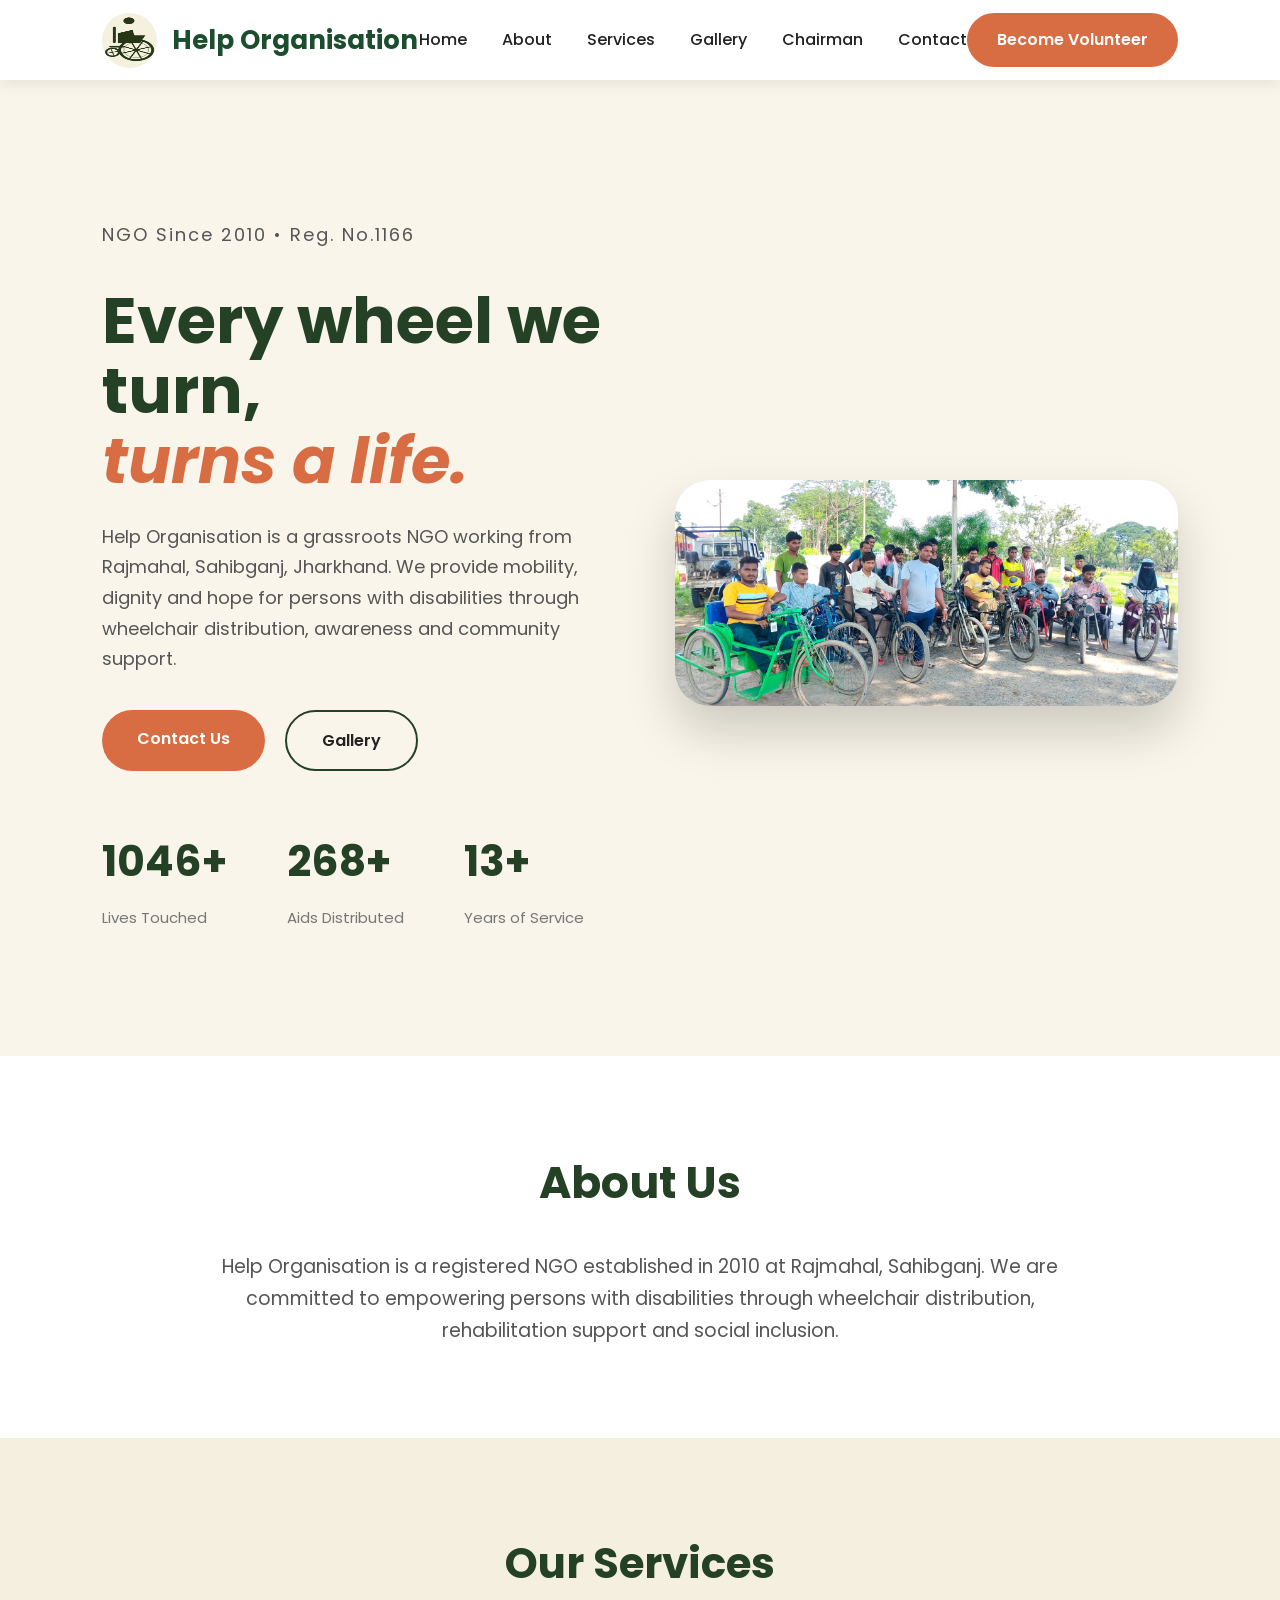
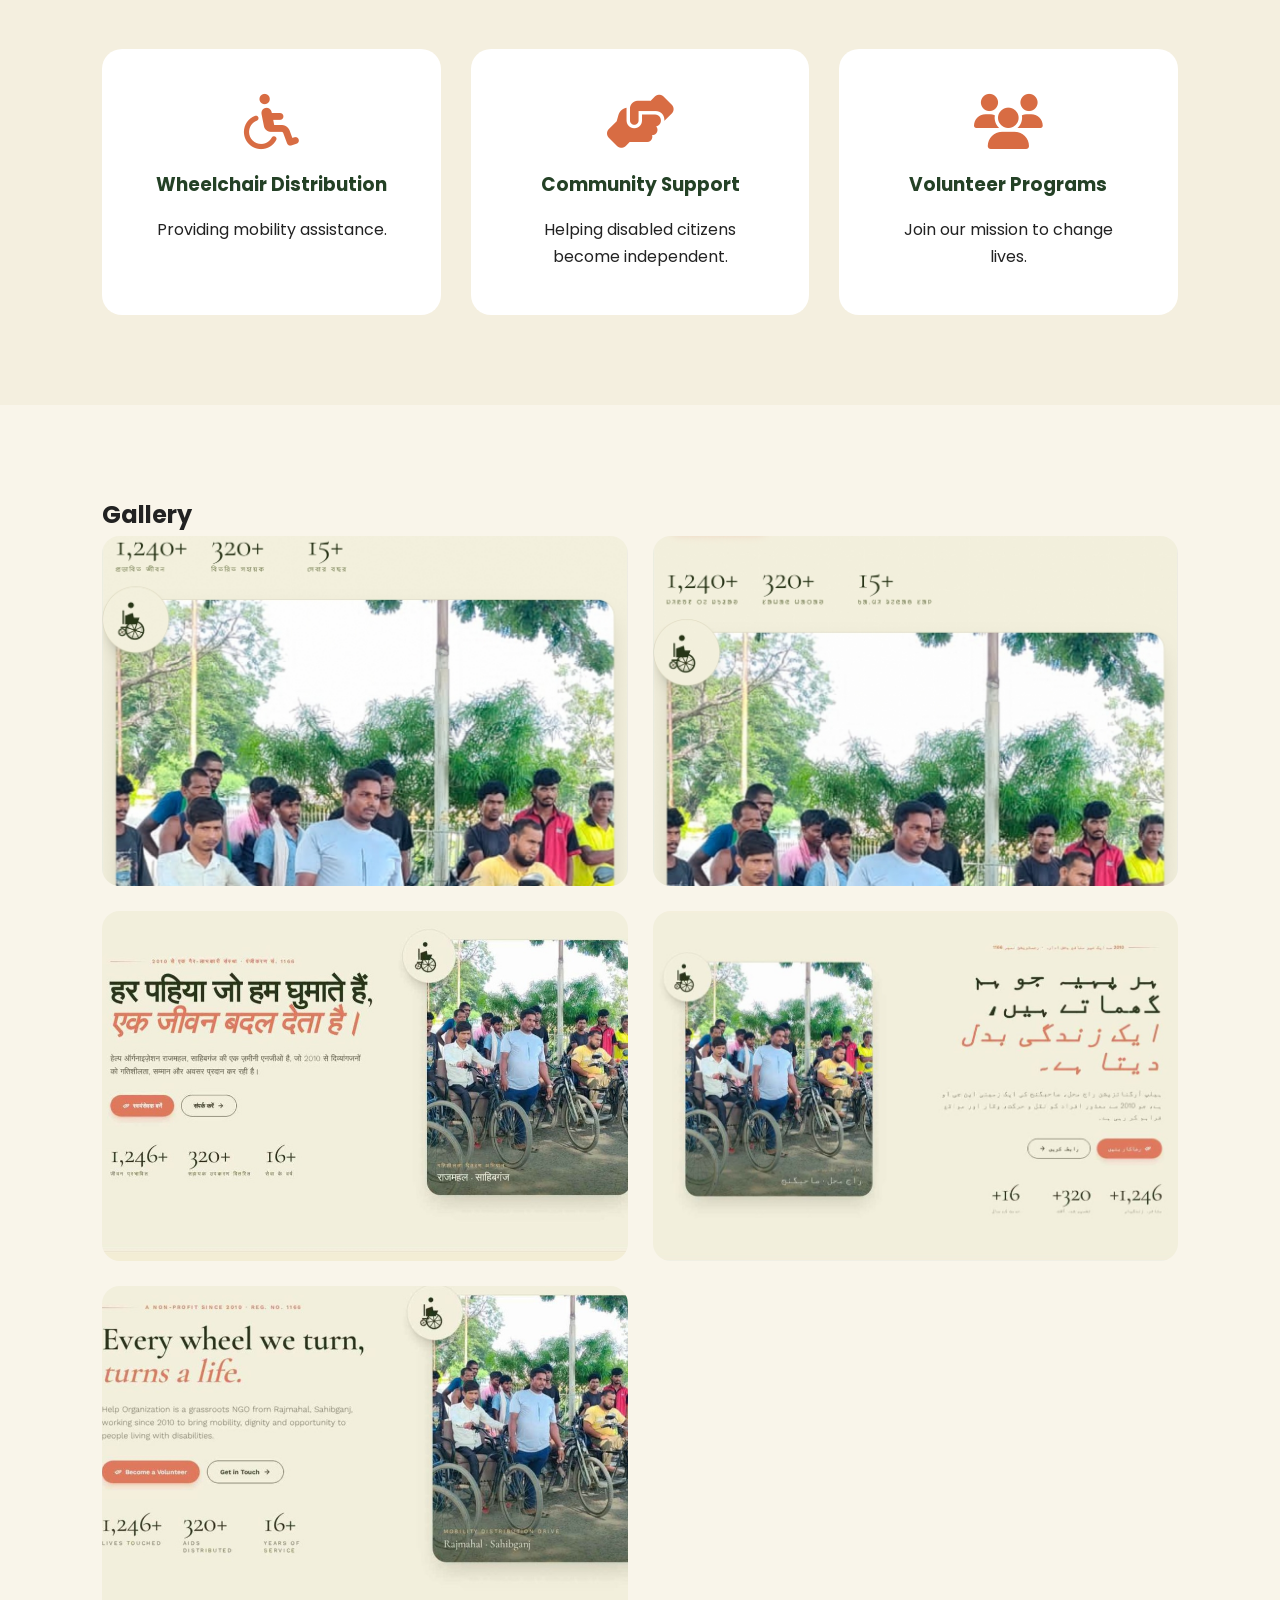
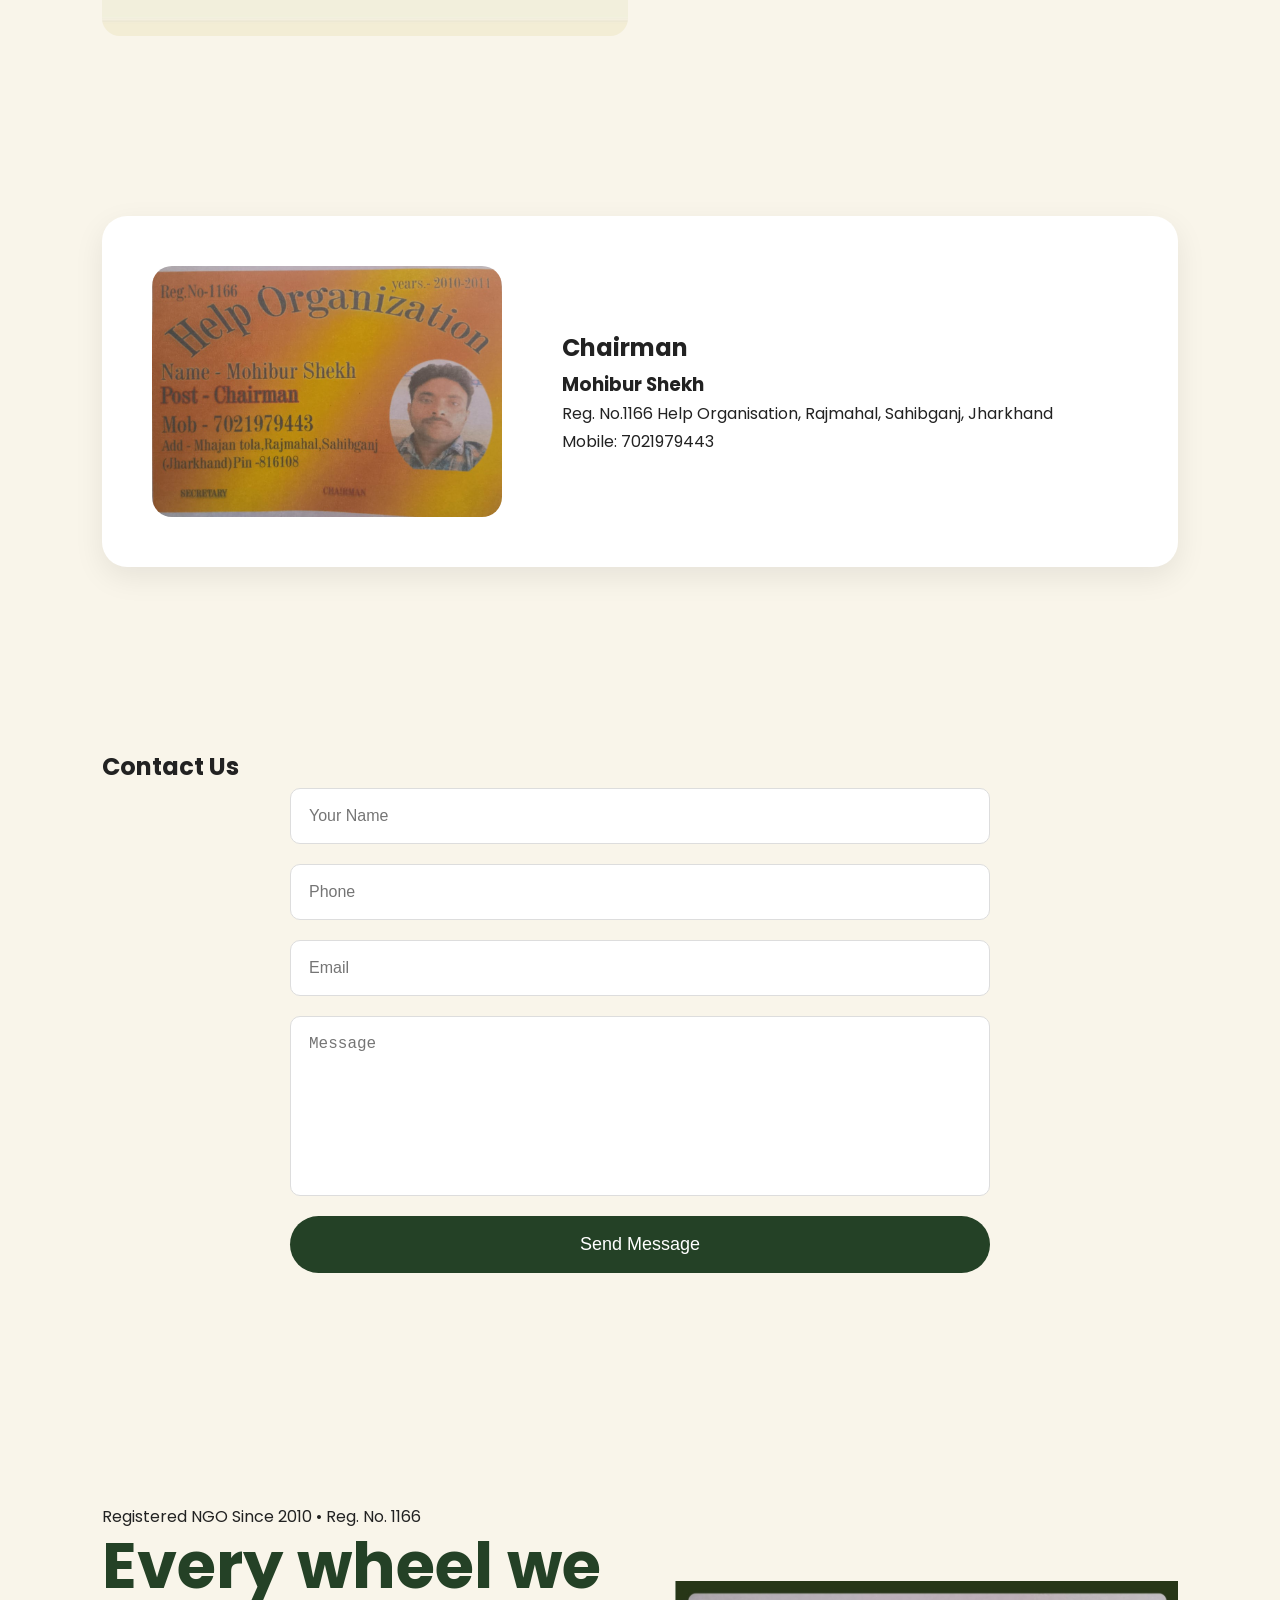
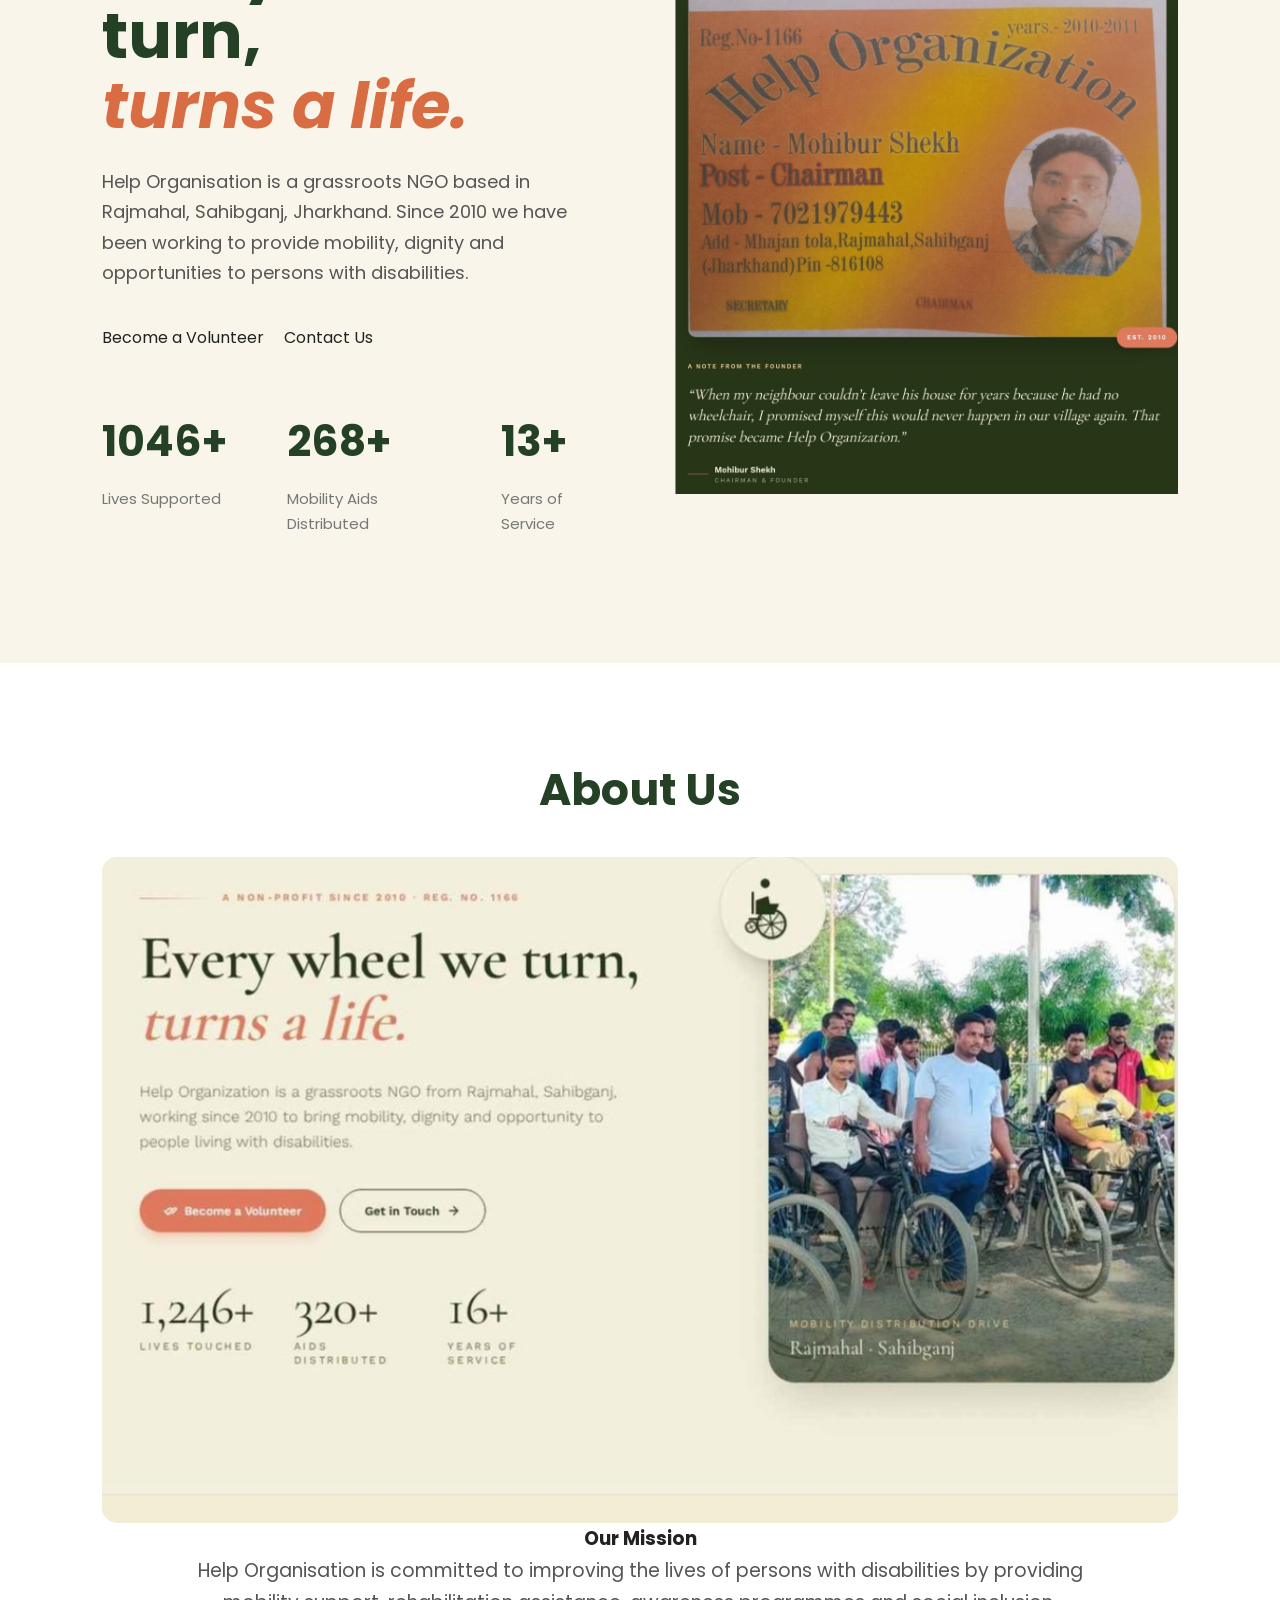
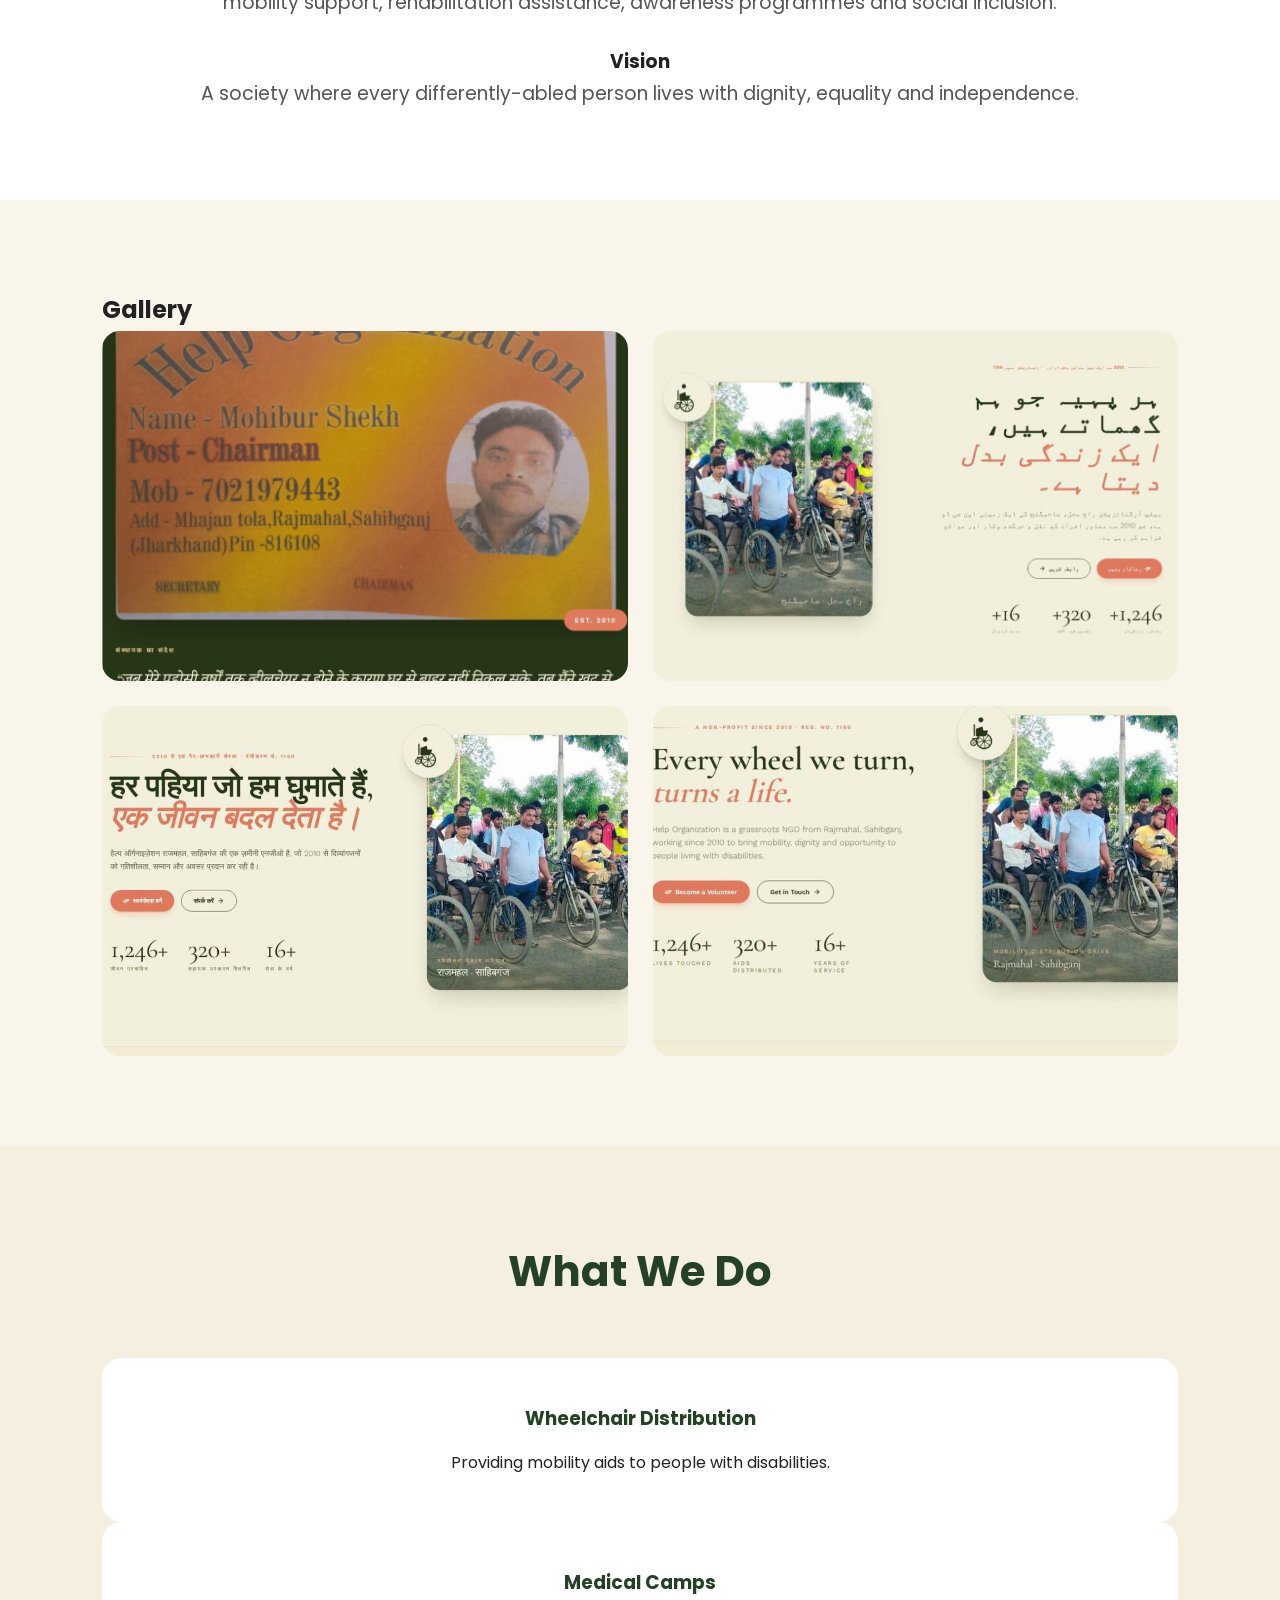
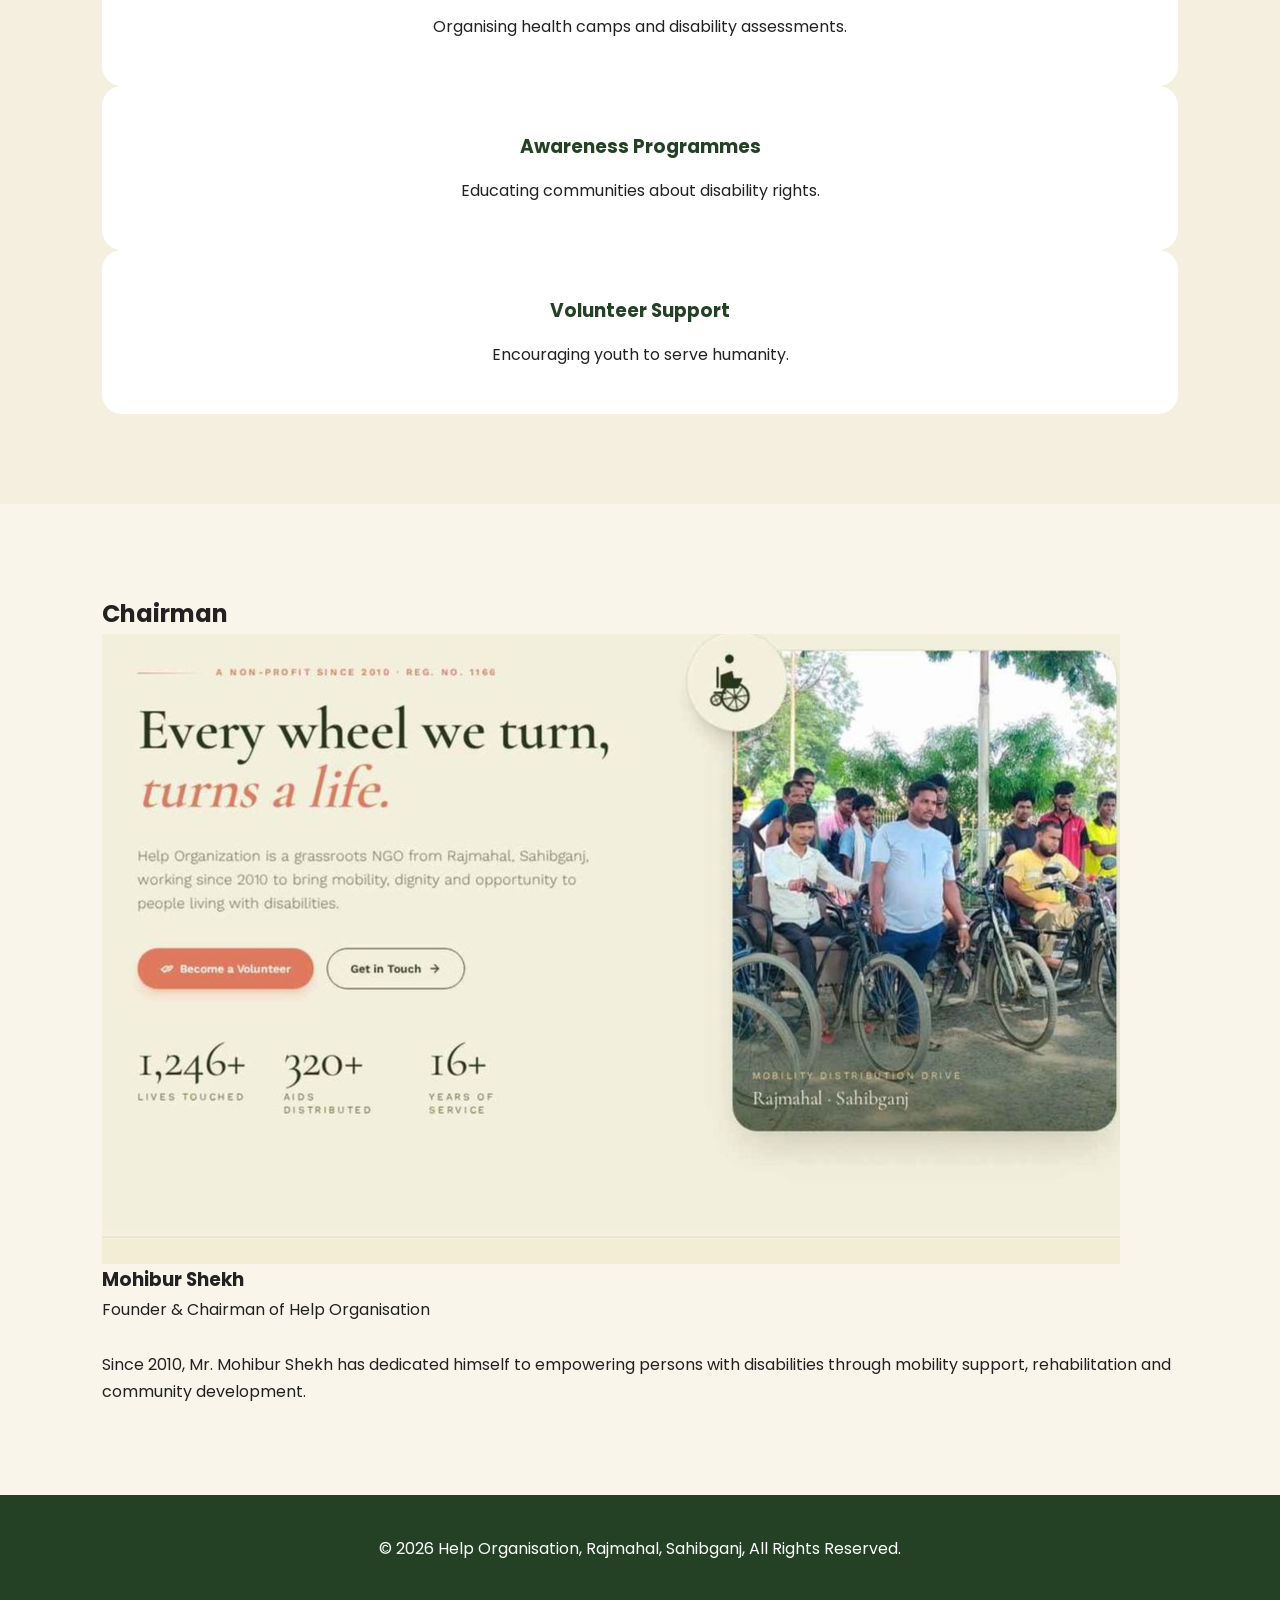
<file: index.html>
<!DOCTYPE html>
<html lang="en">
<head>
<meta charset="UTF-8">
<meta name="viewport" content="width=device-width, initial-scale=1.0">
<title>Help Organisation | Rajmahal, Sahibganj</title>

<link rel="stylesheet" href="style.css">

<link rel="preconnect" href="https://fonts.googleapis.com">
<link rel="preconnect" href="https://fonts.gstatic.com" crossorigin>

<link href="https://fonts.googleapis.com/css2?family=Poppins:wght@300;400;500;600;700;800&display=swap" rel="stylesheet">

<link rel="stylesheet"
href="https://cdnjs.cloudflare.com/ajax/libs/font-awesome/6.5.2/css/all.min.css">

</head>

<body>

<header>

<div class="logo">

<img src="logo.jpg">

<h2>Help <span>Organisation</span></h2>

</div>

<nav>

<a href="#home">Home</a>

<a href="#about">About</a>

<a href="#services">Services</a>

<a href="#gallery">Gallery</a>

<a href="#chairman">Chairman</a>

<a href="#contact">Contact</a>

</nav>

<a class="donate">Become Volunteer</a>

</header>

<section id="home" class="hero">

<div class="left">

<p class="small">NGO Since 2010 • Reg. No.1166</p>

<h1>

Every wheel we turn,<br>

<span>turns a life.</span>

</h1>

<p>

Help Organisation is a grassroots NGO working from Rajmahal,
Sahibganj, Jharkhand.

We provide mobility, dignity and hope for persons with disabilities
through wheelchair distribution, awareness and community support.

</p>

<div class="buttons">

<a href="#contact" class="btn1">

Contact Us

</a>

<a href="#gallery" class="btn2">

Gallery

</a>

</div>

<div class="stats">

<div>

<h2>1246+</h2>

<p>Lives Touched</p>

</div>

<div>

<h2>320+</h2>

<p>Aids Distributed</p>

</div>

<div>

<h2>16+</h2>

<p>Years of Service</p>

</div>

</div>

</div>

<div class="right">

<img src="img-20260709-0000.jpg">

</div>

</section>

<section id="about">

<h2>About Us</h2>

<p>

Help Organisation is a registered NGO established in 2010 at Rajmahal,
Sahibganj.

We are committed to empowering persons with disabilities through
wheelchair distribution, rehabilitation support and social inclusion.

</p>

</section>

<section id="services">

<h2>Our Services</h2>

<div class="cards">

<div class="card">

<i class="fa-solid fa-wheelchair"></i>

<h3>Wheelchair Distribution</h3>

<p>

Providing mobility assistance.

</p>

</div>

<div class="card">

<i class="fa-solid fa-hands-helping"></i>

<h3>Community Support</h3>

<p>

Helping disabled citizens become independent.

</p>

</div>

<div class="card">

<i class="fa-solid fa-users"></i>

<h3>Volunteer Programs</h3>

<p>

Join our mission to change lives.

</p>

</div>

</div>

</section>

<section id="gallery">

<h2>Gallery</h2>

<div class="gallery">

<img src="wheelchair.jpg">

<img src="Santhalilang.jpg">

<img src="image-1.png.jpg">
    
    <img src="imagee-2.png.jpg">

<img src="image-3.png.jpg">

</div>

</section>

<section id="chairman">

<div class="chairman-box">

<img src="img-20260709-0001.jpg">

<div>

<h2>Chairman</h2>

<h3>Mohibur Shekh</h3>

<p>

Reg. No.1166

Help Organisation,

Rajmahal,

Sahibganj,

Jharkhand

</p>

<p>

Mobile:

7021979443

</p>

</div>

</div>

</section>

<section id="contact">

<h2>Contact Us</h2>

<form>

<input placeholder="Your Name">

<input placeholder="Phone">

<input placeholder="Email">

<textarea placeholder="Message"></textarea>

<button>

Send Message

</button>

</form>

</section>




</html>
    <!-- HERO -->

    <section class="hero">



        <div class="hero-text">



            <div class="badge">

                Registered NGO Since 2010 • Reg. No. 1166

            </div>



            <h1>

                Every wheel we turn,<br>

                <span>turns a life.</span>

            </h1>



            <p>

                Help Organisation is a grassroots NGO based in

                Rajmahal, Sahibganj, Jharkhand.

                Since 2010 we have been working to provide mobility,

                dignity and opportunities to persons with disabilities.

            </p>



            <div class="buttons">



                <a href="#volunteer" class="btn">

                    Become a Volunteer

                </a>



                <a href="#contact" class="btn outline">

                    Contact Us

                </a>



            </div>



            <div class="stats">



                <div class="stat">

                    <h2>1246+</h2>

                    <p>Lives Supported</p>

                </div>



                <div class="stat">

                    <h2>320+</h2>

                    <p>Mobility Aids Distributed</p>

                </div>



                <div class="stat">

                    <h2>16+</h2>

                    <p>Years of Service</p>

                </div>



            </div>



        </div>



        <div class="hero-image">



            <img src="voice.jpg"

                 alt="Help Organisation">



        </div>



    </section>





    <!-- ABOUT -->



    <section id="about" class="section">



        <h2 class="section-title">About Us</h2>



        <div class="about-grid">



            <div>



                <img src="image-3.png.jpg"

                     alt="Chairman"

                     style="width:100%;border-radius:15px;">



            </div>



            <div>



                <h3>Our Mission</h3>



                <p>



                    Help Organisation is committed to improving the lives

                    of persons with disabilities by providing mobility

                    support, rehabilitation assistance, awareness

                    programmes and social inclusion.



                </p>



                <br>



                <h3>Vision</h3>



                <p>



                    A society where every differently-abled person lives

                    with dignity, equality and independence.



                </p>



            </div>



        </div>



    </section>





    <!-- GALLERY -->



    <section id="gallery" class="section">



        <h2 class="section-title">

            Gallery

        </h2>



        <div class="gallery">



            <img src="Idea.jpg">



            <img src="imagee-2.png.jpg">



            <img src="image-1.png.jpg">



            <img src="image-3.png.jpg">



        </div>



    </section>





    <!-- SERVICES -->



    <section id="services" class="section services">



        <h2 class="section-title">

            What We Do

        </h2>



        <div class="service-grid">



            <div class="card">



                <h3>Wheelchair Distribution</h3>



                <p>

                    Providing mobility aids to people with disabilities.

                </p>



            </div>



            <div class="card">



                <h3>Medical Camps</h3>



                <p>

                    Organising health camps and disability assessments.

                </p>



            </div>



            <div class="card">



                <h3>Awareness Programmes</h3>



                <p>

                    Educating communities about disability rights.

                </p>



            </div>



            <div class="card">



                <h3>Volunteer Support</h3>



                <p>

                    Encouraging youth to serve humanity.

                </p>



            </div>



        </div>



    </section>





    <!-- CHAIRMAN -->



    <section class="section">



        <h2 class="section-title">

            Chairman

        </h2>



        <div class="chairman">



            <img src="image-3.png.jpg">



            <div>



                <h3>

                    Mohibur Shekh

                </h3>



                <p>



                    Founder & Chairman of Help Organisation



                </p>



                <br>



                <p>



                    Since 2010, Mr. Mohibur Shekh has dedicated himself

                    to empowering persons with disabilities through

                    mobility support, rehabilitation and community

                    development.



                </p>



            </div>



        </div>



      </section>

<footer>

<p>

© 2026 Help Organisation,

Rajmahal, Sahibganj,

All Rights Reserved.

</p>

</footer>

<script src="script.js"></script>

</body>

</html>
</file>
<file: style.css>
/*==============================
HELP ORGANISATION
Responsive NGO Website
===============================*/

*{
margin:0;
padding:0;
box-sizing:border-box;
scroll-behavior:smooth;
}

body{
font-family:'Poppins',sans-serif;
background:#f9f5ea;
color:#222;
line-height:1.7;
overflow-x:hidden;
padding-top:80px;
}

img{
max-width:100%;
display:block;
}

a{
text-decoration:none;
color:inherit;
}

section{
padding:90px 8%;
}

header{
position:fixed;
top:0;
left:0;
width:100%;
height:80px;
background:#fff;
display:flex;
justify-content:space-between;
align-items:center;
padding:0 8%;
box-shadow:0 4px 20px rgba(0,0,0,.08);
z-index:999;
}

.logo{
display:flex;
align-items:center;
gap:15px;
}

.logo img{
width:55px;
height:55px;
border-radius:50%;
}

.logo h2{
font-size:26px;
color:#1d4d2f;
font-weight:700;
}

nav{
display:flex;
gap:35px;
}

nav a{
font-weight:500;
transition:.3s;
}

nav a:hover{
color:#d86c43;
}

.donate{
background:#d86c43;
padding:13px 30px;
border-radius:50px;
color:white;
font-weight:600;
cursor:pointer;
transition:.3s;
}

.donate:hover{
transform:translateY(-3px);
box-shadow:0 10px 25px rgba(216,108,67,.35);
}

.hero{
padding-top:140px;
display:grid;
grid-template-columns:1fr 1fr;
align-items:center;
gap:70px;
min-height:100vh;
scroll-margin-top:80px;
}

#home{
scroll-margin-top:80px;
}

.small{
color:#8c6c3c;
letter-spacing:2px;
font-size:13px;
margin-bottom:20px;
}

.hero h1{
font-size:64px;
line-height:1.1;
color:#244126;
margin-bottom:25px;
}

.hero h1 span{
color:#d86c43;
font-style:italic;
}

.hero p{
font-size:18px;
color:#555;
margin-bottom:35px;
}

.buttons{
display:flex;
gap:20px;
margin-bottom:55px;
}

.btn1{
background:#d86c43;
padding:15px 35px;
color:white;
border-radius:50px;
font-weight:600;
transition:.3s;
}

.btn2{
padding:15px 35px;
border:2px solid #244126;
border-radius:50px;
font-weight:600;
transition:.3s;
}

.btn1:hover,
.btn2:hover{
transform:translateY(-4px);
}

.stats{
display:flex;
gap:60px;
}

.stats h2{
font-size:42px;
color:#244126;
}

.stats p{
font-size:15px;
margin-top:8px;
color:#777;
}

.right img{
width:100%;
border-radius:35px;
box-shadow:0 25px 50px rgba(0,0,0,.18);
}

#about{
background:white;
text-align:center;
scroll-margin-top:80px;
}

#about h2{
font-size:44px;
margin-bottom:30px;
color:#244126;
}

#about p{
max-width:900px;
margin:auto;
font-size:19px;
color:#555;
}

#services{
background:#f4efdf;
scroll-margin-top:80px;
}

#services h2{
text-align:center;
font-size:42px;
margin-bottom:50px;
color:#244126;
}

.cards{
display:grid;
grid-template-columns:repeat(3,1fr);
gap:30px;
}

.card{
background:white;
padding:45px;
border-radius:20px;
text-align:center;
transition:.4s;
}

.card:hover{
transform:translateY(-10px);
box-shadow:0 20px 40px rgba(0,0,0,.1);
}

.card i{
font-size:55px;
color:#d86c43;
margin-bottom:20px;
}

.card h3{
margin-bottom:15px;
color:#244126;
}

#gallery{
scroll-margin-top:80px;
}

.gallery{
display:grid;
grid-template-columns:repeat(2,1fr);
gap:25px;
}

.gallery img{
width:100%;
height:350px;
object-fit:cover;
border-radius:18px;
transition:.4s;
cursor:pointer;
}

.gallery img:hover{
transform:scale(1.04);
}

#chairman{
scroll-margin-top:80px;
}

.chairman-box{
display:grid;
grid-template-columns:350px 1fr;
gap:60px;
align-items:center;
background:white;
padding:50px;
border-radius:25px;
box-shadow:0 10px 30px rgba(0,0,0,.08);
}

.chairman-box img{
border-radius:20px;
}

#contact{
scroll-margin-top:80px;
}

form{
max-width:700px;
margin:auto;
display:flex;
flex-direction:column;
gap:20px;
}

input,
textarea{
padding:18px;
border:1px solid #ddd;
border-radius:10px;
font-size:16px;
}

textarea{
height:180px;
resize:none;
}

button{
padding:18px;
background:#244126;
color:white;
border:none;
border-radius:50px;
font-size:18px;
cursor:pointer;
transition:.3s;
}

button:hover{
background:#d86c43;
}

footer{
background:#244126;
padding:40px;
text-align:center;
color:white;
}
/* ==========================================

   RESPONSIVE DESIGN

========================================== */



/* Large Desktop */

@media (min-width:1400px){



.hero,

.section{

max-width:1400px;

margin:auto;

}



.hero h1{

font-size:72px;

}



.gallery{

grid-template-columns:repeat(4,1fr);

}



}



/* Laptop */



@media (max-width:1200px){



header{

padding:0 5%;

}



section{

padding:80px 5%;

}



.hero{

grid-template-columns:1fr 1fr;

gap:40px;

}



.hero h1{

font-size:52px;

}



.cards{

grid-template-columns:repeat(2,1fr);

}



.gallery{

grid-template-columns:repeat(2,1fr);

}



.stats{

gap:35px;

}



}



/* Tablet */



@media (max-width:992px){



header{

padding:15px 30px;

flex-wrap:wrap;

height:auto;

}



nav{

width:100%;

justify-content:center;

margin-top:15px;

display:flex;

flex-wrap:wrap;

gap:20px;

}



.hero{

grid-template-columns:1fr;

text-align:center;

padding-top:180px;

}



.buttons{

justify-content:center;

}



.stats{

justify-content:center;

flex-wrap:wrap;

}



.right img{

max-width:650px;

margin:auto;

}



.cards{

grid-template-columns:repeat(2,1fr);

}



.gallery{

grid-template-columns:repeat(2,1fr);

}



.chairman-box{

grid-template-columns:1fr;

text-align:center;

}



.chairman-box img{

width:300px;

margin:auto;

}



}



/* Mobile */



@media (max-width:768px){



.logo h2{

font-size:22px;

}



nav{

display:none;

}



.hero{

padding-top:120px;

}



.hero h1{

font-size:40px;

}



.hero p{

font-size:16px;

}



.buttons{

flex-direction:column;

}



.btn1,

.btn2{

width:100%;

text-align:center;

}



.stats{

flex-direction:column;

align-items:center;

gap:30px;

}



.cards{

grid-template-columns:1fr;

}



.gallery{

grid-template-columns:1fr;

}



.gallery img{

height:250px;

}



section{

padding:70px 20px;

}



#about h2,

#services h2,

#gallery h2,

#contact h2{

font-size:34px;

}



.card{

padding:30px;

}



}



/* Small Phones */



@media (max-width:480px){



.hero h1{

font-size:32px;

}



.logo img{

width:45px;

height:45px;

}



.logo h2{

font-size:18px;

}



.stats h2{

font-size:34px;

}



.card{

padding:25px;

}



.gallery img{

height:220px;

}



button{

font-size:16px;

padding:15px;

}



input,

textarea{

font-size:15px;

padding:15px;

}



footer{

font-size:14px;

}



}



/* Animations */



.card,

.gallery img,

.btn1,

.btn2,

button{



transition:all .35s ease;



}



.card:hover{



transform:translateY(-10px);



}



.gallery img:hover{



transform:scale(1.05);



box-shadow:0 15px 35px rgba(0,0,0,.2);



}



.btn1:hover,

.btn2:hover,

button:hover{



transform:translateY(-3px);



}



/* Smooth Fade */



.fade{



animation:fadeUp 1s ease;



}



@keyframes fadeUp{



0%{



opacity:0;



transform:translateY(40px);



}



100%{



opacity:1;



transform:translateY(0);



}



}



/* Scrollbar */



::-webkit-scrollbar{



width:10px;



}



::-webkit-scrollbar-thumb{



background:#d86c43;



border-radius:20px;



}



::-webkit-scrollbar-track{



background:#f5f5f5;



}
</file>
